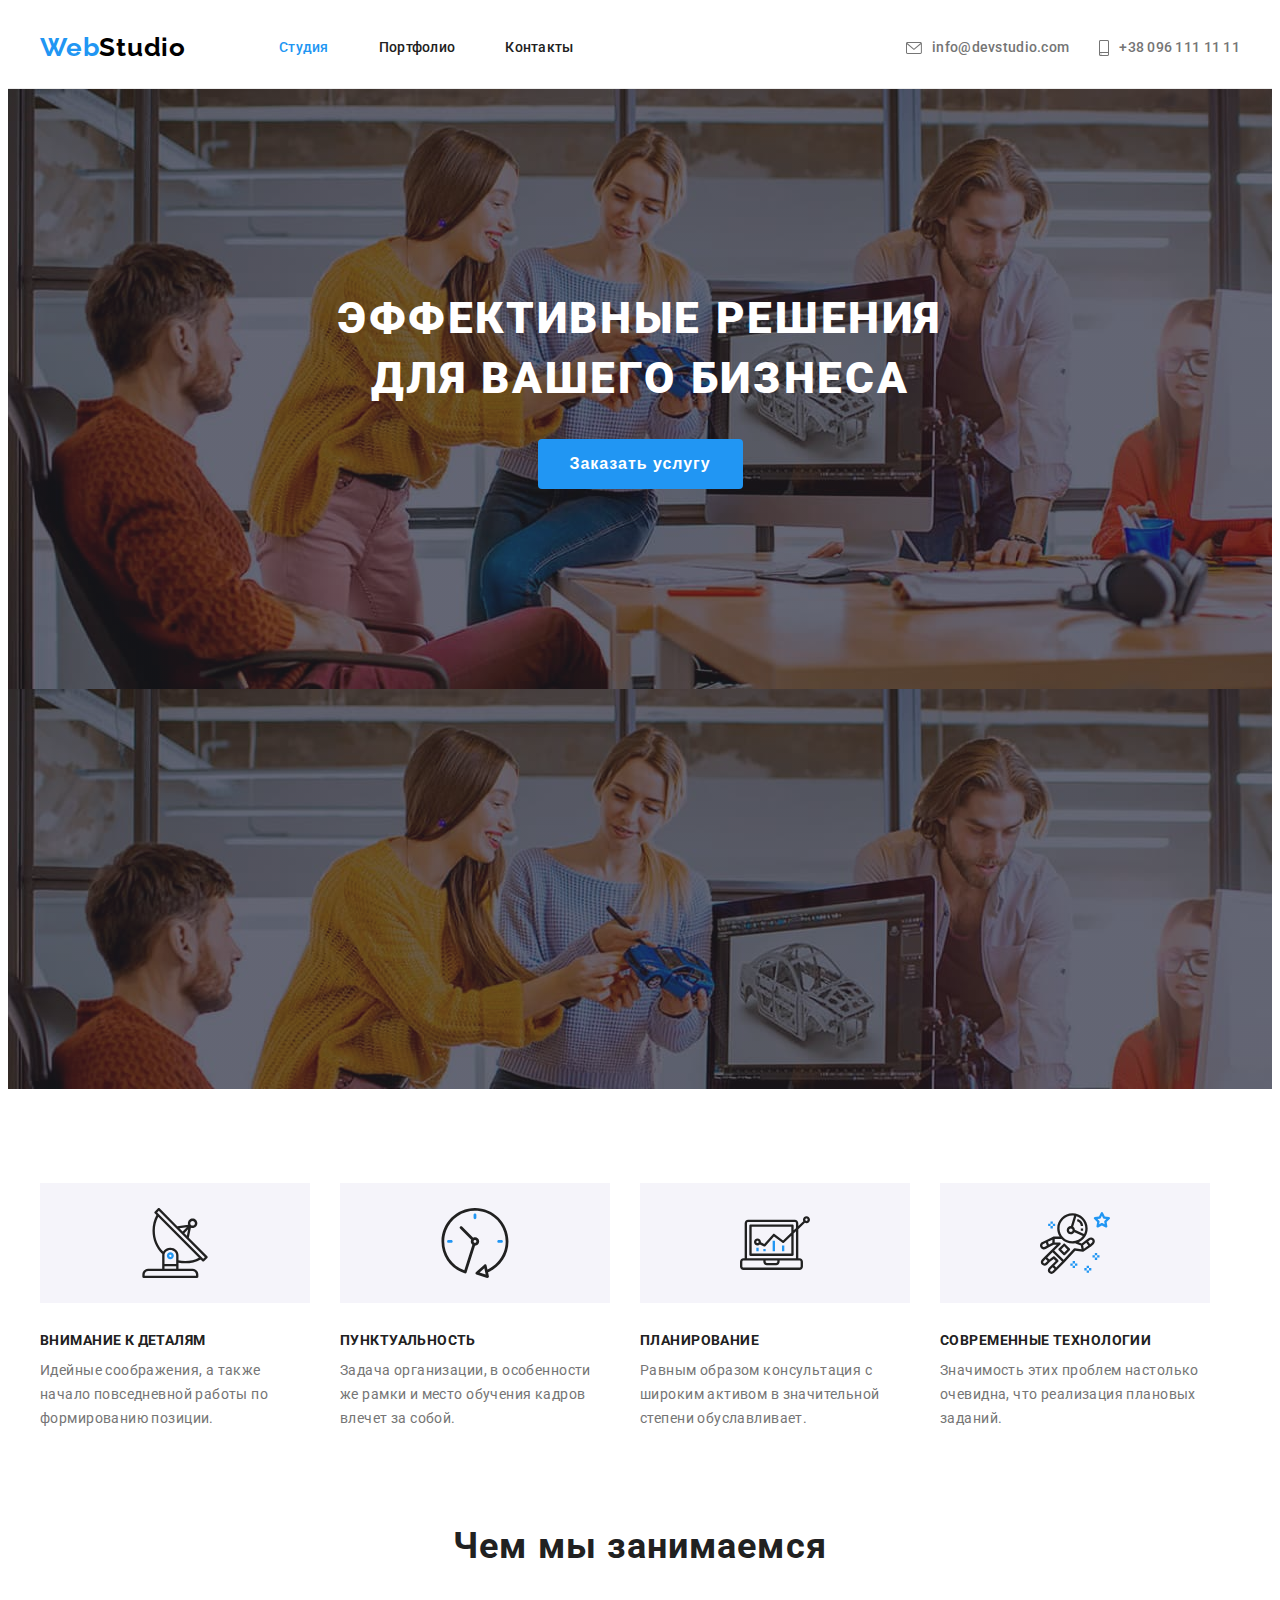
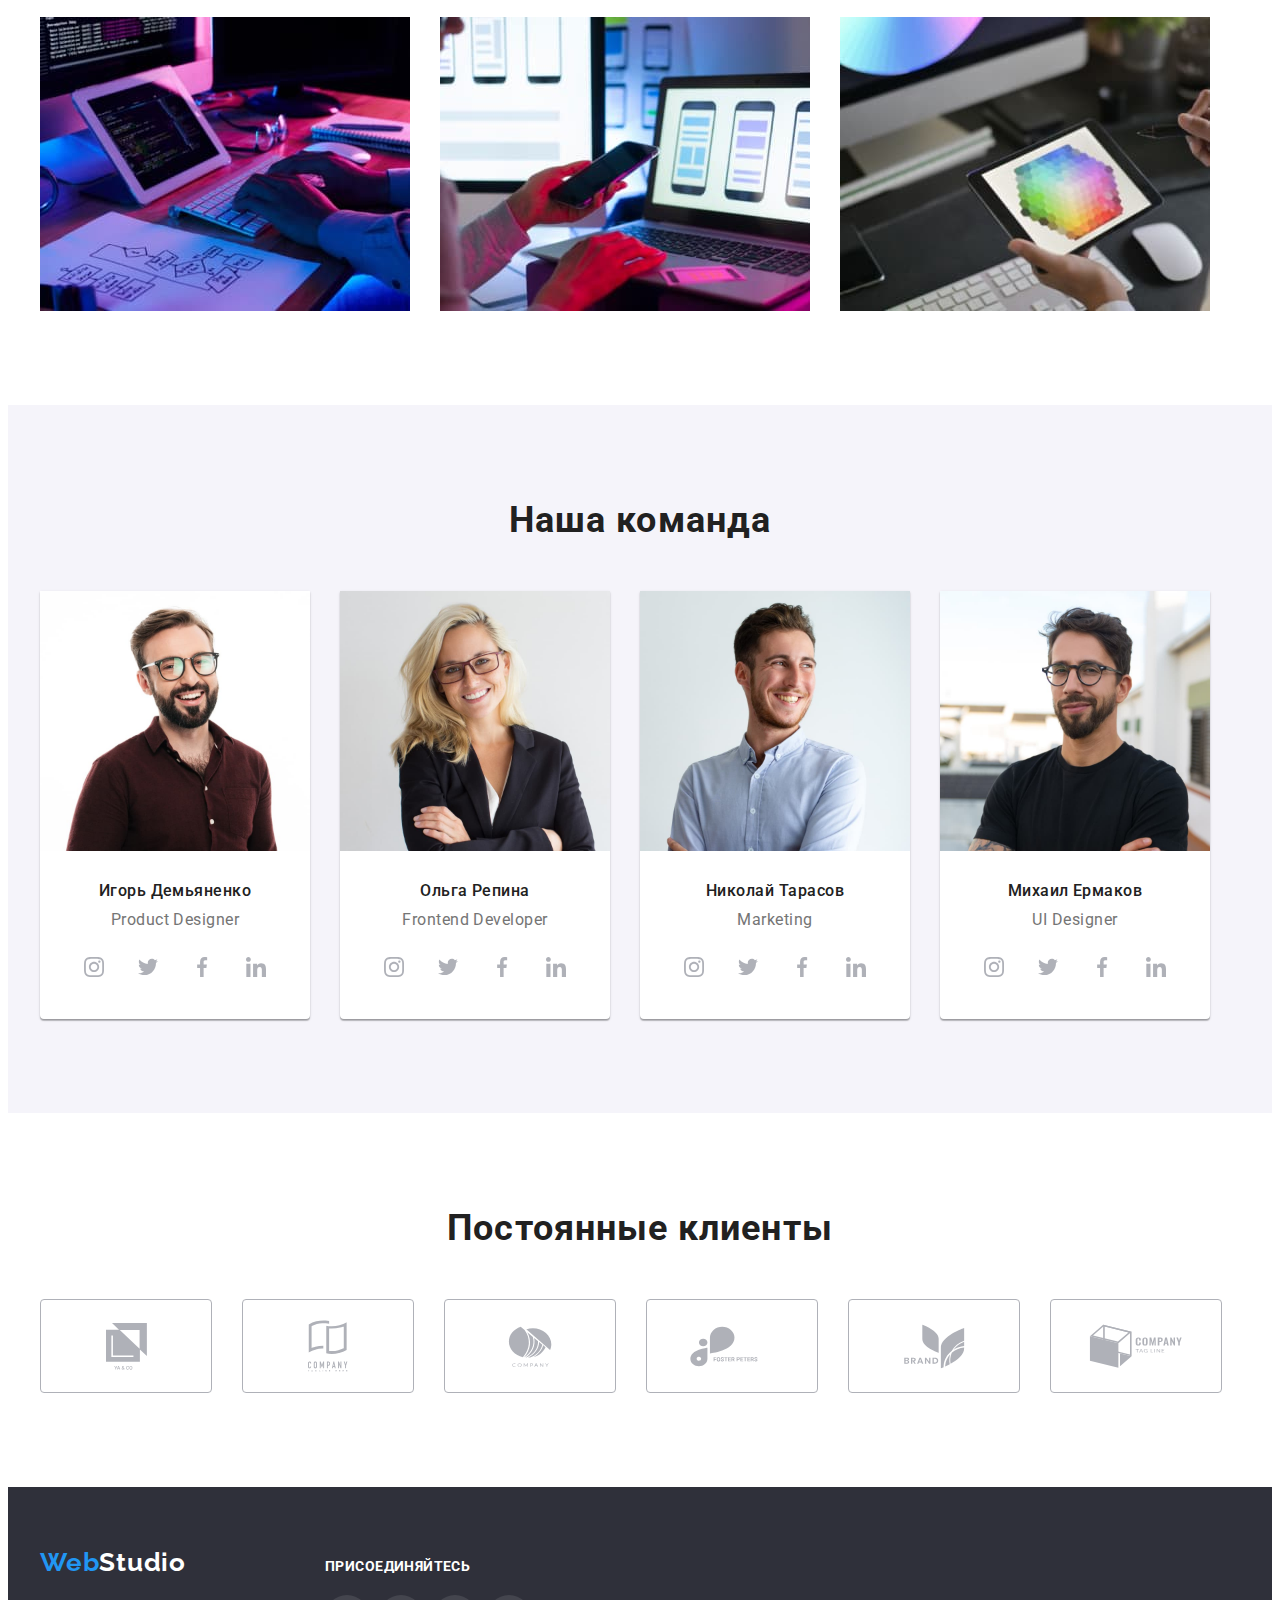
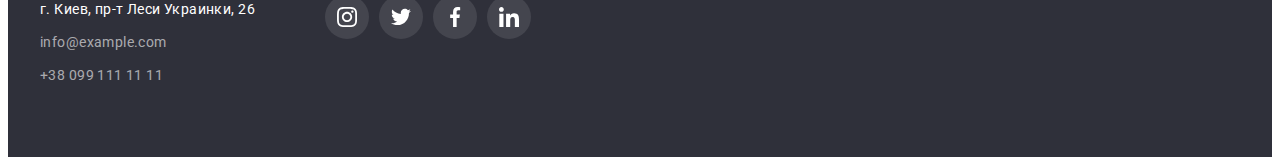
<file: index.html>
<!DOCTYPE html>
<html lang="ru">
  <head>
    <meta charset="UTF-8" />
    <meta http-equiv="X-UA-Compatible" content="IE=edge" />
    <meta name="viewport" content="width=device-width, initial-scale=1.0" />
    <title>Web Studio</title>
    <link
      rel="stylesheet"
      href="https://cdnjs.cloudflare.com/ajax/libs/modern-normalize/1.1.0/modern-normalize.min.css"
      integrity="sha512-wpPYUAdjBVSE4KJnH1VR1HeZfpl1ub8YT/NKx4PuQ5NmX2tKuGu6U/JRp5y+Y8XG2tV+wKQpNHVUX03MfMFn9Q=="
      crossorigin="anonymous"
      referrerpolicy="no-referrer"
    />
    <link rel="preconnect" href="https://fonts.gstatic.com" crossorigin />
    <link
      rel="stylesheet"
      href="https://fonts.googleapis.com/css2?family=Raleway:wght@700&family=Roboto:wght@400;500;700;900&display=swap"
    />
    <link rel="stylesheet" href="./css/styles.css" />
  </head>

  <body>
    <header class="line">
      <div class="container header-content">
        <nav class="page-nav">
          <a href="./index.html" class="logo link">Web<span class="logo-header">Studio</span></a>

          <ul class="main-nav list">
            <li class="item"><a href="./index.html" class="navigation current link">Студия</a></li>
            <li class="item"><a href="./portfolio.html" class="navigation link">Портфолио</a></li>
            <li class="item"><a href="" class="navigation link">Контакты</a></li>
          </ul>
        </nav>

        <ul class="main-contacts list">
          <li class="main-contacts-item">
            <a class="header-contacts link" href="mailto:info@devstudio.com">
              <svg class="mail-icon" width="16" height="12">
                <use href="./images/icons.svg#envelope"></use>
              </svg>
              info@devstudio.com
            </a>
          </li>

          <li class="main-contacts-item">
            <a class="header-contacts link" href="tel:+380961111111">
              <svg class="mail-icon" width="10" height="16">
                <use href="./images/icons.svg#smartphone"></use>
              </svg>
              +38 096 111 11 11
            </a>
          </li>
        </ul>
      </div>
    </header>

    <main>
      <!--Hero section-->
      <section class="hero">
        <div class="container">
          <h1 class="hero-title">Эффективные решения <br />для вашего бизнеса</h1>
          <button type="button" class="hero-button">Заказать услугу</button>
        </div>
      </section>

      <!--Features section-->
      <section class="section">
        <div class="container">
          <h2 class="visually-hidden">Наши особенности</h2>

          <ul class="flexible list">
            <li class="features-list">
              <div class="features-box">
                <svg width="70" height="70">
                  <use href="./images/icons.svg#antenna"></use>
                </svg>
              </div>
              <h3 class="features-title">Внимание к деталям</h3>
              <p class="features-text">
                Идейные соображения, а также начало повседневной работы по формированию позиции.
              </p>
            </li>

            <li class="features-list">
              <div class="features-box">
                <svg width="70" height="70">
                  <use href="./images/icons.svg#clock"></use>
                </svg>
              </div>
              <h3 class="features-title">Пунктуальность</h3>
              <p class="features-text">
                Задача организации, в особенности же рамки и место обучения кадров влечет за собой.
              </p>
            </li>

            <li class="features-list">
              <div class="features-box">
                <svg width="70" height="70">
                  <use href="./images/icons.svg#diagram"></use>
                </svg>
              </div>
              <h3 class="features-title">Планирование</h3>
              <p class="features-text">
                Равным образом консультация с широким активом в значительной степени обуславливает.
              </p>
            </li>

            <li class="features-list">
              <div class="features-box">
                <svg width="70" height="70">
                  <use href="./images/icons.svg#astronaut"></use>
                </svg>
              </div>
              <h3 class="features-title">Современные технологии</h3>
              <p class="features-text">
                Значимость этих проблем настолько очевидна, что реализация плановых заданий.
              </p>
            </li>
          </ul>
        </div>
      </section>

      <!--What we do section-->
      <section class="section nopadding">
        <div class="container">
          <h2 class="secondary-title">Чем мы занимаемся</h2>
          <ul class="flexible list">
            <li class="work-item">
              <img
                src="./images/desktop-applications.jpg"
                alt="Десктопные приложения"
                width="370"
              />
            </li>

            <li class="work-item">
              <img src="./images/mobile-applications.jpg" alt="Мобильные приложения" width="370" />
            </li>

            <li class="work-item">
              <img src="./images/design-solutions.jpg" alt="Дизайнерские решения" width="370" />
            </li>
          </ul>
        </div>
      </section>

      <!--Team section-->
      <section class="section team">
        <div class="container">
          <h2 class="secondary-title">Наша команда</h2>
          <ul class="flexible list">
            <li class="team-card">
              <img src="./images/team-card-igor.jpg" alt="Игорь" width="270" />
              <div class="card-description">
                <h3 class="team-card-title">Игорь Демьяненко</h3>
                <p class="team-card-text">Product Designer</p>

                <ul class="flexible list">
                  <li class="socials-list">
                    <a class="socials-link link" href="">
                      <svg width="20" height="20">
                        <use href="./images/icons.svg#instagram"></use>
                      </svg>
                    </a>
                  </li>

                  <li class="socials-list">
                    <a class="socials-link link" href="">
                      <svg width="20" height="20">
                        <use href="./images/icons.svg#twitter"></use>
                      </svg>
                    </a>
                  </li>

                  <li class="socials-list">
                    <a class="socials-link link" href="">
                      <svg width="20" height="20">
                        <use href="./images/icons.svg#facebook"></use>
                      </svg>
                    </a>
                  </li>

                  <li class="socials-list">
                    <a class="socials-link link" href="">
                      <svg width="20" height="20">
                        <use href="./images/icons.svg#linkedin"></use>
                      </svg>
                    </a>
                  </li>
                </ul>
              </div>
            </li>

            <li class="team-card">
              <img src="./images/team-card-olga.jpg" alt="Ольга" width="270" />
              <div class="card-description">
                <h3 class="team-card-title">Ольга Репина</h3>
                <p class="team-card-text">Frontend Developer</p>
                <ul class="flexible list">
                  <li class="socials-list">
                    <a class="socials-link link" href="">
                      <svg width="20" height="20">
                        <use href="./images/icons.svg#instagram"></use>
                      </svg>
                    </a>
                  </li>

                  <li class="socials-list">
                    <a class="socials-link link" href="">
                      <svg width="20" height="20">
                        <use href="./images/icons.svg#twitter"></use>
                      </svg>
                    </a>
                  </li>

                  <li class="socials-list">
                    <a class="socials-link link" href="">
                      <svg width="20" height="20">
                        <use href="./images/icons.svg#facebook"></use>
                      </svg>
                    </a>
                  </li>

                  <li class="socials-list">
                    <a class="socials-link link" href="">
                      <svg width="20" height="20">
                        <use href="./images/icons.svg#linkedin"></use>
                      </svg>
                    </a>
                  </li>
                </ul>
              </div>
            </li>

            <li class="team-card">
              <img src="./images/team-card-nikolay.jpg" alt="Николай" width="270" />
              <div class="card-description">
                <h3 class="team-card-title">Николай Тарасов</h3>
                <p class="team-card-text">Marketing</p>
                <ul class="flexible list">
                  <li class="socials-list">
                    <a class="socials-link link" href="">
                      <svg width="20" height="20">
                        <use href="./images/icons.svg#instagram"></use>
                      </svg>
                    </a>
                  </li>

                  <li class="socials-list">
                    <a class="socials-link link" href="">
                      <svg width="20" height="20">
                        <use href="./images/icons.svg#twitter"></use>
                      </svg>
                    </a>
                  </li>

                  <li class="socials-list">
                    <a class="socials-link link" href="">
                      <svg width="20" height="20">
                        <use href="./images/icons.svg#facebook"></use>
                      </svg>
                    </a>
                  </li>

                  <li class="socials-list">
                    <a class="socials-link link" href="">
                      <svg width="20" height="20">
                        <use href="./images/icons.svg#linkedin"></use>
                      </svg>
                    </a>
                  </li>
                </ul>
              </div>
            </li>

            <li class="team-card">
              <img src="./images/team-card-michael.jpg" alt="Михаил" width="270" />
              <div class="card-description">
                <h3 class="team-card-title">Михаил Ермаков</h3>
                <p class="team-card-text">UI Designer</p>
                <ul class="flexible list">
                  <li class="socials-list">
                    <a class="socials-link link" href="">
                      <svg width="20" height="20">
                        <use href="./images/icons.svg#instagram"></use>
                      </svg>
                    </a>
                  </li>

                  <li class="socials-list">
                    <a class="socials-link link" href="">
                      <svg width="20" height="20">
                        <use href="./images/icons.svg#twitter"></use>
                      </svg>
                    </a>
                  </li>

                  <li class="socials-list">
                    <a class="socials-link link" href="">
                      <svg width="20" height="20">
                        <use href="./images/icons.svg#facebook"></use>
                      </svg>
                    </a>
                  </li>

                  <li class="socials-list">
                    <a class="socials-link link" href="">
                      <svg width="20" height="20">
                        <use href="./images/icons.svg#linkedin"></use>
                      </svg>
                    </a>
                  </li>
                </ul>
              </div>
            </li>
          </ul>
        </div>
      </section>

      <!-- Clients section -->
      <section class="section">
        <div class="container">
          <h2 class="secondary-title">Постоянные клиенты</h2>

          <ul class="flexible list">
            <li class="clients-list-item">
              <a class="clients-link link" href="">
                <svg width="41" height="47">
                  <use href="./images/icons.svg#company-1"></use>
                </svg>
              </a>
            </li>

            <li class="clients-list-item">
              <a class="clients-link link" href="">
                <svg width="40" height="52">
                  <use href="./images/icons.svg#company-2"></use>
                </svg>
              </a>
            </li>

            <li class="clients-list-item">
              <a class="clients-link link" href="">
                <svg width="44" height="41">
                  <use href="./images/icons.svg#company-3"></use>
                </svg>
              </a>
            </li>

            <li class="clients-list-item">
              <a class="clients-link link" href="">
                <svg width="84" height="41">
                  <use href="./images/icons.svg#company-4"></use>
                </svg>
              </a>
            </li>

            <li class="clients-list-item">
              <a class="clients-link link" href="">
                <svg width="63" height="45">
                  <use href="./images/icons.svg#company-5"></use>
                </svg>
              </a>
            </li>

            <li class="clients-list-item">
              <a class="clients-link link" href="">
                <svg width="94" height="44">
                  <use href="./images/icons.svg#company-6"></use>
                </svg>
              </a>
            </li>
          </ul>
        </div>
      </section>
    </main>

    <!-- Footer section -->
    <footer class="page-footer flexible">
      <div class="footter-box container">
        <div class="footer-contacts-box">
          <a href="./index.html" class="logo link">Web<span class="logo-footer">Studio</span></a>

          <address class="contacts">
            <p class="contacts-text">г. Киев, пр-т Леси Украинки, 26</p>

            <ul class="list">
              <li class="footer-list-item">
                <a href="mailto:info@example.com" class="footer-contacts link">info@example.com</a>
              </li>

              <li class="footer-list-item">
                <a href="tel:+380991111111" class="footer-contacts link">+38 099 111 11 11</a>
              </li>
            </ul>
          </address>
        </div>

        <div>
          <em class="join">присоединяйтесь</em>

          <ul class="flexible list">
            <li class="socials-list">
              <a class="footer-socials-link link" href="">
                <svg width="20" height="20">
                  <use href="./images/icons.svg#instagram"></use>
                </svg>
              </a>
            </li>

            <li class="socials-list">
              <a class="footer-socials-link link" href="">
                <svg width="20" height="20">
                  <use href="./images/icons.svg#twitter"></use>
                </svg>
              </a>
            </li>

            <li class="socials-list">
              <a class="footer-socials-link link" href="">
                <svg width="20" height="20">
                  <use href="./images/icons.svg#facebook"></use>
                </svg>
              </a>
            </li>

            <li class="socials-list">
              <a class="footer-socials-link link" href="">
                <svg width="20" height="20">
                  <use href="./images/icons.svg#linkedin"></use>
                </svg>
              </a>
            </li>
          </ul>
        </div>
      </div>
    </footer>
  </body>
</html>
</file>
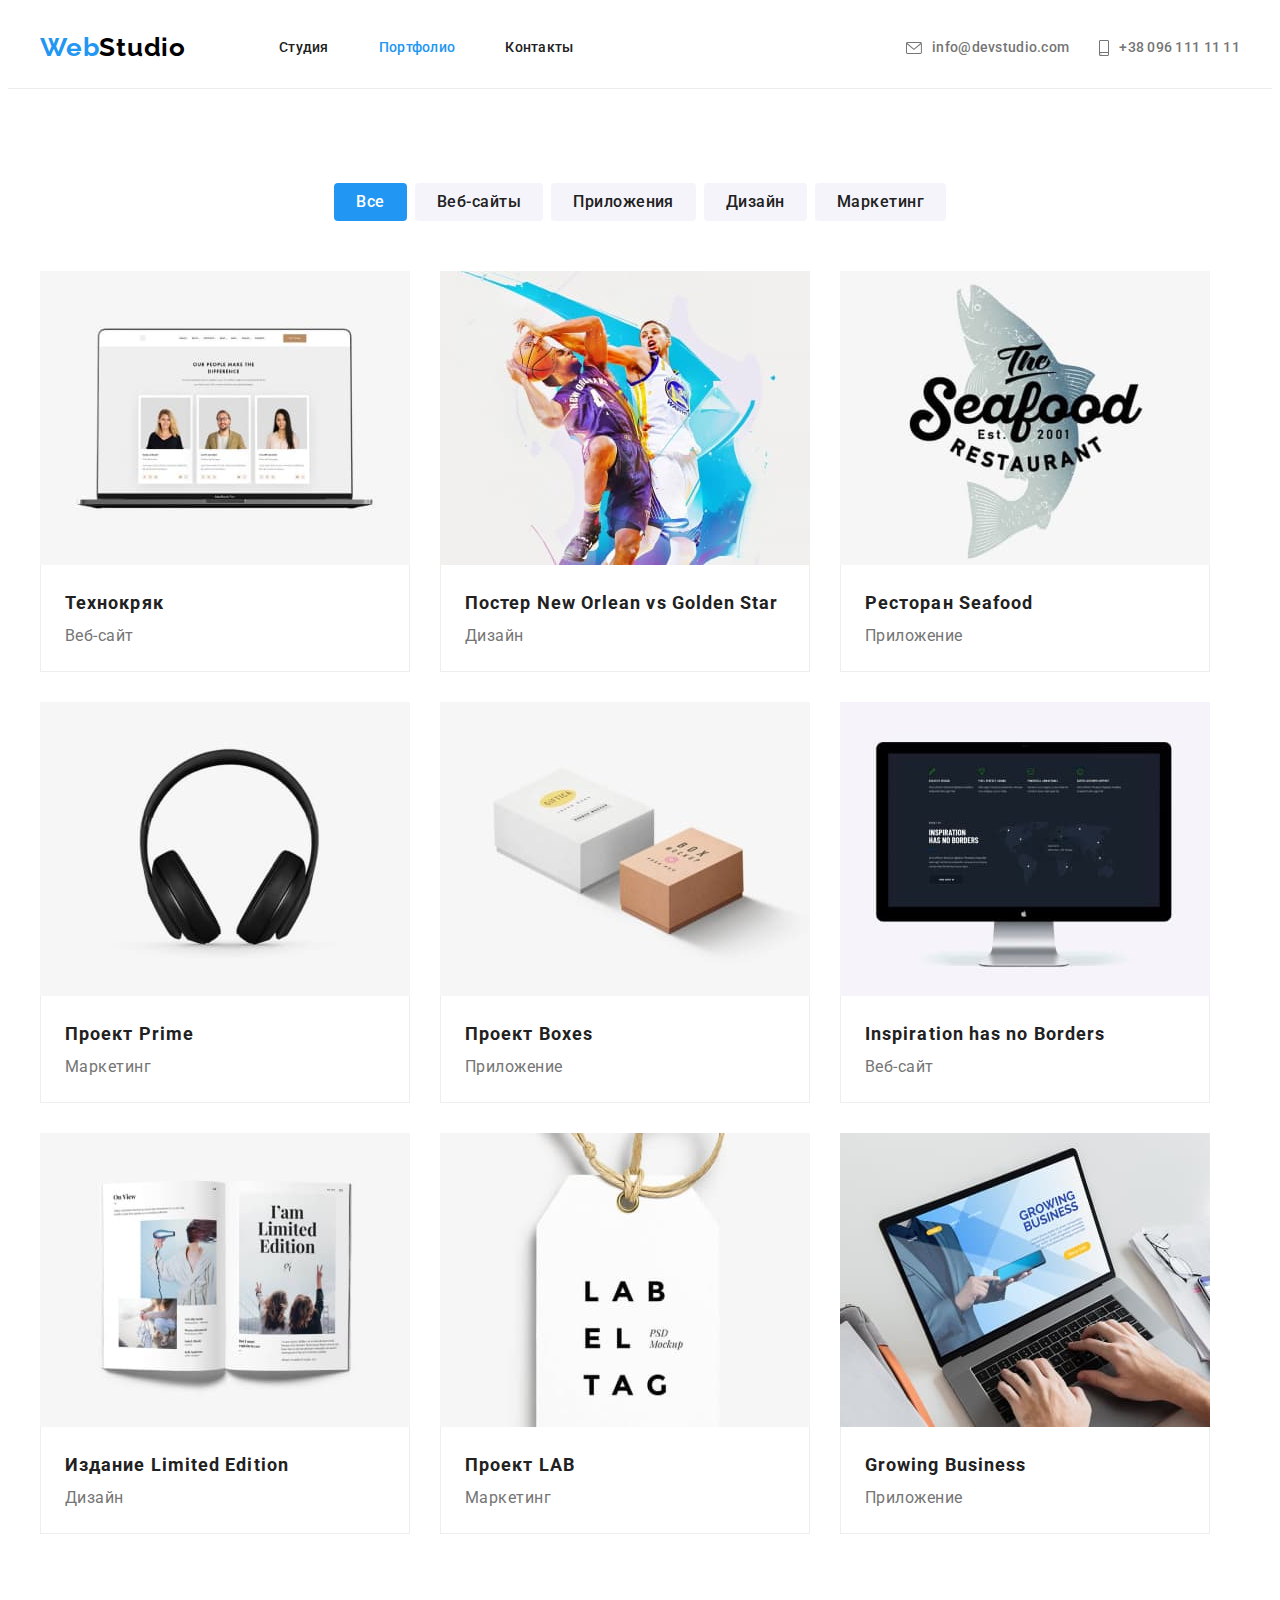
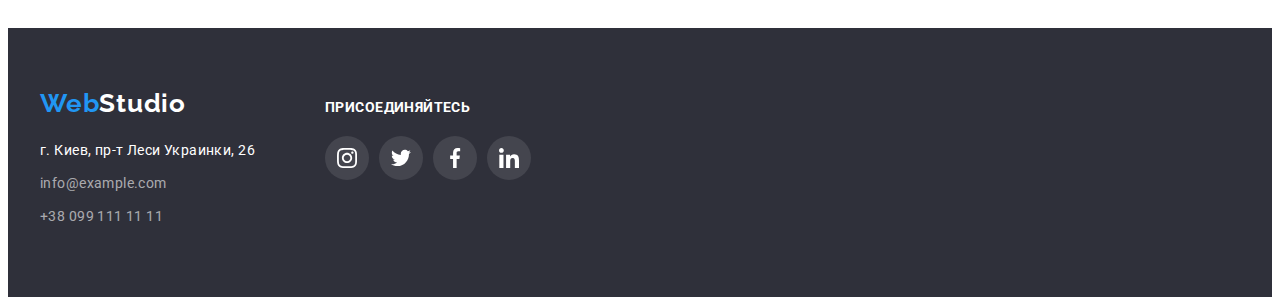
<file: portfolio.html>
<!DOCTYPE html>
<html lang="ru">
  <head>
    <meta charset="UTF-8" />
    <meta http-equiv="X-UA-Compatible" content="IE=edge" />
    <meta name="viewport" content="width=device-width, initial-scale=1.0" />
    <title>Web Studio</title>
    <link
      rel="stylesheet"
      href="https://cdnjs.cloudflare.com/ajax/libs/modern-normalize/1.1.0/modern-normalize.min.css"
      integrity="sha512-wpPYUAdjBVSE4KJnH1VR1HeZfpl1ub8YT/NKx4PuQ5NmX2tKuGu6U/JRp5y+Y8XG2tV+wKQpNHVUX03MfMFn9Q=="
      crossorigin="anonymous"
      referrerpolicy="no-referrer"
    />
    <link rel="preconnect" href="https://fonts.gstatic.com" crossorigin />
    <link
      rel="stylesheet"
      href="https://fonts.googleapis.com/css2?family=Raleway:wght@700&family=Roboto:wght@400;500;700;900&display=swap"
    />
    <link rel="stylesheet" href="./css/styles.css" />
  </head>

  <body>
    <header class="line">
      <div class="container header-content">
        <nav class="page-nav">
          <a href="./index.html" class="logo link">Web<span class="logo-header">Studio</span></a>

          <ul class="main-nav list">
            <li class="item"><a href="./index.html" class="navigation link">Студия</a></li>
            <li class="item">
              <a href="./portfolio.html" class="navigation current link">Портфолио</a>
            </li>
            <li class="item"><a href="" class="navigation link">Контакты</a></li>
          </ul>
        </nav>

        <ul class="main-contacts list">
          <li class="main-contacts-item">
            <a class="header-contacts link" href="mailto:info@devstudio.com">
              <svg class="mail-icon" width="16" height="12">
                <use href="./images/icons.svg#envelope"></use>
              </svg>
              info@devstudio.com
            </a>
          </li>

          <li class="main-contacts-item">
            <a class="header-contacts link" href="tel:+380961111111">
              <svg class="mail-icon" width="10" height="16">
                <use href="./images/icons.svg#smartphone"></use>
              </svg>
              +38 096 111 11 11
            </a>
          </li>
        </ul>
      </div>
    </header>

    <main>
      <section class="section">
        <div class="container">
          <h1 class="visually-hidden">Портфолио</h1>
          <ul class="filter-buttons-list list">
            <li class="filter-buttons-item">
              <button class="filter-button current-btn" type="button">Все</button>
            </li>
            <li class="filter-buttons-item">
              <button class="filter-button" type="button">Веб-сайты</button>
            </li>
            <li class="filter-buttons-item">
              <button class="filter-button" type="button">Приложения</button>
            </li>
            <li class="filter-buttons-item">
              <button class="filter-button" type="button">Дизайн</button>
            </li>
            <li class="filter-buttons-item">
              <button class="filter-button" type="button">Маркетинг</button>
            </li>
          </ul>

          <ul class="portfolio-list list">
            <li class="portfolio-item">
              <a class="portfolio-link link" href="">
                <img src="./images/tekhnokryak-project.jpg" alt="Технокряк" width="370" />
                <div class="item-description">
                  <h2 class="portfolio-title">Технокряк</h2>
                  <p class="portfolio-text">Веб-сайт</p>
                </div>
              </a>
            </li>

            <li class="portfolio-item">
              <a class="portfolio-link link" href="">
                <img
                  src="./images/basketball-match-poster.jpg"
                  alt="Постер New Orlean vs Golden Star"
                  width="370"
                />
                <div class="item-description">
                  <h2 class="portfolio-title">Постер New Orlean vs Golden Star</h2>
                  <p class="portfolio-text">Дизайн</p>
                </div>
              </a>
            </li>

            <li class="portfolio-item">
              <a class="portfolio-link link" href="">
                <img src="./images/seafood-restaurant.jpg" alt="Ресторан Seafood" width="370" />
                <div class="item-description">
                  <h2 class="portfolio-title">Ресторан Seafood</h2>
                  <p class="portfolio-text">Приложение</p>
                </div>
              </a>
            </li>

            <li class="portfolio-item">
              <a class="portfolio-link link" href="">
                <img src="./images/prime-project.jpg" alt="Проект Prime" width="370" />
                <div class="item-description">
                  <h2 class="portfolio-title">Проект Prime</h2>
                  <p class="portfolio-text">Маркетинг</p>
                </div>
              </a>
            </li>

            <li class="portfolio-item">
              <a class="portfolio-link link" href="">
                <img src="./images/boxes-project.jpg" alt="Проект Boxes" width="370" />
                <div class="item-description">
                  <h2 class="portfolio-title">Проект Boxes</h2>
                  <p class="portfolio-text">Приложение</p>
                </div>
              </a>
            </li>

            <li class="portfolio-item">
              <a class="portfolio-link link" href="">
                <img
                  src="./images/inspiration-has-no-borders-project.jpg"
                  alt="Inspiration has no Borders"
                  width="370"
                />
                <div class="item-description">
                  <h2 class="portfolio-title">Inspiration has no Borders</h2>
                  <p class="portfolio-text">Веб-сайт</p>
                </div>
              </a>
            </li>

            <li class="portfolio-item">
              <a class="portfolio-link link" href="">
                <img
                  src="./images/limited-edition-pub.jpg"
                  alt="Издание Limited Edition"
                  width="370"
                />
                <div class="item-description">
                  <h2 class="portfolio-title">Издание Limited Edition</h2>
                  <p class="portfolio-text">Дизайн</p>
                </div>
              </a>
            </li>

            <li class="portfolio-item">
              <a class="portfolio-link link" href="">
                <img src="./images/lab-project.jpg" alt="Проект LAB" width="370" />
                <div class="item-description">
                  <h2 class="portfolio-title">Проект LAB</h2>
                  <p class="portfolio-text">Маркетинг</p>
                </div>
              </a>
            </li>

            <li class="portfolio-item">
              <a class="portfolio-link link" href="">
                <img
                  src="./images/growing-business-project.jpg"
                  alt="Growing Business"
                  width="370"
                />
                <div class="item-description">
                  <h2 class="portfolio-title">Growing Business</h2>
                  <p class="portfolio-text">Приложение</p>
                </div>
              </a>
            </li>
          </ul>
        </div>
      </section>
    </main>

    <footer class="page-footer flexible">
      <div class="footter-box container">
        <div class="footer-contacts-box">
          <a href="./index.html" class="logo link">Web<span class="logo-footer">Studio</span></a>

          <address class="contacts">
            <p class="contacts-text">г. Киев, пр-т Леси Украинки, 26</p>

            <ul class="list">
              <li class="footer-list-item">
                <a href="mailto:info@example.com" class="footer-contacts link">info@example.com</a>
              </li>

              <li class="footer-list-item">
                <a href="tel:+380991111111" class="footer-contacts link">+38 099 111 11 11</a>
              </li>
            </ul>
          </address>
        </div>

        <div>
          <em class="join">присоединяйтесь</em>

          <ul class="flexible list">
            <li class="socials-list">
              <a class="footer-socials-link link" href="">
                <svg width="20" height="20">
                  <use href="./images/icons.svg#instagram"></use>
                </svg>
              </a>
            </li>

            <li class="socials-list">
              <a class="footer-socials-link link" href="">
                <svg width="20" height="20">
                  <use href="./images/icons.svg#twitter"></use>
                </svg>
              </a>
            </li>

            <li class="socials-list">
              <a class="footer-socials-link link" href="">
                <svg width="20" height="20">
                  <use href="./images/icons.svg#facebook"></use>
                </svg>
              </a>
            </li>

            <li class="socials-list">
              <a class="footer-socials-link link" href="">
                <svg width="20" height="20">
                  <use href="./images/icons.svg#linkedin"></use>
                </svg>
              </a>
            </li>
          </ul>
        </div>
      </div>
    </footer>
  </body>
</html>
</file>
<file: css/styles.css>
:root {
  --primary-color: #fff;
  --secondary-color: #f5f4fa;
  --primary-text-color: #757575;
  --secondary-text-color: #212121;
  --hero-bg: #c4c4c4;
  --accent: #2196f3;
  --button-bgc: #188ce8;
  --logo-color: #000;
  --footer-color: #2f303a;
  --footer-contacts: rgba(255, 255, 255, 0.6);
  --header-line: #ececec;
  --border-line: #eee;
  --link-color: #afb1b8;
}

body {
  background-color: var(--primary-color);
  color: var(--primary-text-color);
  font-family: 'Roboto', sans-serif;
  font-weight: 400;
  font-size: 14px;
}

/* Утиліти і загальні класи*/

/* Забирає крапки і відступи зі списків */
.list {
  list-style: none;

  padding: 0;
  margin: 0;
}

/* Забирає нижнє підкреслювання у посилань */
.link {
  text-decoration: none;
}

h1,
h2,
h3,
h4,
h5,
h6,
p,
ul {
  margin: 0;
}

img {
  display: block;
  max-width: 100%;
  height: auto;
}

.flexible {
  display: flex;
}

/* Візуально ховає заголовки */
.visually-hidden {
  position: absolute;
  width: 1px;
  height: 1px;
  margin: -1px;
  border: 0;
  padding: 0;

  white-space: nowrap;
  clip-path: inset(100%);
  clip: rect(0 0 0 0);
  overflow: hidden;
}

/* Загальний клас для центрування тексту */
.container {
  margin-right: auto;
  margin-left: auto;
  padding-right: 15px;
  padding-left: 15px;
  width: 1200px;
}

.section {
  padding-top: 94px;
  padding-bottom: 94px;
}

/* Header */
.line {
  border-bottom: 1px solid var(--header-line);
}

.page-nav {
  display: flex;
  align-items: center;
}

.main-nav,
.main-contacts {
  font-weight: 500;
  font-size: inherit;
  line-height: 1.14;
  letter-spacing: 0.02em;

  display: flex;
}

.main-nav {
  margin-left: 93px;
}

.main-contacts {
  margin-left: auto;
}

.main-nav .item:not(:last-child) {
  margin-right: 50px;
}

.main-nav .link {
  display: block;
  padding-top: 32px;
  padding-bottom: 32px;
}

.mail-icon {
  fill: currentColor;
  margin-right: 10px;
}

.header-content {
  display: flex;
  align-items: center;
}

.navigation {
  color: var(--secondary-text-color);
}

.navigation:hover,
.navigation:focus {
  color: var(--accent);
}

.current {
  color: var(--accent);
}

.header-contacts {
  padding-top: 32px;
  padding-bottom: 32px;
  color: inherit;
  display: inline-flex;
  align-items: center;
}

.header-contacts:hover,
.header-contacts:focus {
  color: var(--accent);
}

.main-contacts-item:not(:last-child) {
  margin-right: 30px;
}

.logo {
  color: var(--accent);
  font-family: 'Raleway', sans-serif;
  font-weight: 700;
  font-size: 26px;
  line-height: 1.19;
  letter-spacing: 0.03em;
  display: block;
}

.page-nav .logo {
  padding-top: 24px;
  padding-bottom: 25px;
}

.logo-header {
  color: var(--logo-color);
}

.logo-footer {
  color: var(--primary-color);
}

/* Hero section*/
.hero {
  background-color: var(--hero-bg);
  text-align: center;
  padding-top: 200px;
  padding-bottom: 200px;
  margin-left: auto;
  margin-right: auto;
  max-width: 1600px;
  height: 600px;

  background-image: linear-gradient(to right, rgba(47, 48, 58, 0.4), rgba(47, 48, 58, 0.4)),
    url('../images/hero.jpg');
}

.hero-title {
  color: var(--primary-color);
  font-size: 44px;
  font-weight: 900;
  line-height: 1.36;
  text-transform: uppercase;
  letter-spacing: 0.06em;
  margin-top: 0;
  margin-bottom: 30px;
}

.hero-button {
  background-color: var(--accent);
  color: var(--primary-color);

  font-weight: 700;
  font-size: 16px;
  line-height: 1.87;
  letter-spacing: 0.06em;
  align-items: center;

  border-radius: 4px;
  padding: 10px 32px;
  min-width: 200px;
  height: 50px;
  border: none;

  cursor: pointer;
}

.hero-button:hover,
.hero-button:focus {
  background-color: var(--button-bgc);
}

/* Our features section*/
.features-list {
  width: 270px;
  margin-right: 30px;
}

.features-list:last-child {
  margin-right: 0;
}

.features-title {
  color: var(--secondary-text-color);
  font-size: inherit;
  line-height: 1.14;
  letter-spacing: 0.03em;
  text-transform: uppercase;
  margin-top: 0;
  margin-bottom: 10px;
}

.features-text {
  font-size: inherit;
  line-height: 1.71;
  letter-spacing: 0.03em;
  margin: 0;
}

.features-box {
  display: flex;
  align-items: center;
  justify-content: center;
  width: 270px;
  height: 120px;
  margin-bottom: 30px;
  background-color: var(--secondary-color);
}

/* What we do & team sections*/
.secondary-title {
  color: var(--secondary-text-color);
  font-size: 36px;
  line-height: 1.17;
  text-align: center;
  letter-spacing: 0.03em;
  margin-top: 0;
  margin-bottom: 50px;
}

.work-item:not(:last-child) {
  margin-right: 30px;
}

.nopadding {
  padding-top: 0;
}

/* Team section*/
.team {
  background-color: var(--secondary-color);
}

.team-card {
  background-color: var(--primary-color);
  box-shadow: 0px 1px 3px rgba(0, 0, 0, 0.12), 0px 1px 1px rgba(0, 0, 0, 0.14),
    0px 2px 1px rgba(0, 0, 0, 0.2);
  border-radius: 0 0 4px 4px;
}

.team-card:not(:last-child) {
  margin-right: 30px;
}

.team-card-title {
  color: var(--secondary-text-color);
  font-weight: 500;
  font-size: 16px;
  line-height: 1.19;
  letter-spacing: 0.03em;
  margin-bottom: 10px;
}

.team-card-text {
  font-size: 16px;
  line-height: 1.19;
  letter-spacing: 0.03em;
  margin-bottom: 16px;
}

.card-description {
  text-align: center;

  padding: 30px 32px;
}

.socials-list:not(:last-child) {
  margin-right: 10px;
}

.socials-link {
  width: 44px;
  height: 44px;
  display: flex;
  justify-content: center;
  align-items: center;
  fill: var(--link-color);
  border-radius: 50%;
}

.socials-link:hover,
.socials-link:focus,
.footer-socials-link:hover,
.footer-socials-link:focus {
  background-color: var(--accent);
  fill: var(--primary-color);
}

/* Clients section */

.clients-list-item:not(:last-child) {
  margin-right: 30px;
}

.clients-link {
  display: flex;
  justify-content: center;
  align-items: center;
  width: 170px;
  height: 92px;
  fill: var(--link-color);
  border: 1px solid var(--link-color);
  border-radius: 4px;
}

.clients-link:hover,
.clients-link:focus {
  fill: var(--accent);
  border-color: var(--accent);
}

/* Footer section*/
.page-footer {
  background-color: var(--footer-color);
  padding-top: 60px;
  padding-bottom: 60px;
}

.page-footer .logo {
  margin-bottom: 20px;
}

.contacts {
  font-style: inherit;
  font-size: inherit;
  line-height: 1.71;
  letter-spacing: 0.03em;
}

.contacts-text {
  color: var(--primary-color);
  margin-bottom: 9px;
}

.footer-list-item {
  margin-bottom: 9px;
}

.footer-contacts {
  color: var(--footer-contacts);
}
.footer-contacts:hover,
.footer-contacts:focus {
  color: var(--accent);
}

.footter-box {
  display: flex;
  align-items: baseline;
}

.footer-contacts-box {
  margin-right: 70px;
}

.footer-socials-link {
  display: flex;
  align-items: center;
  justify-content: center;
  width: 44px;
  height: 44px;
  background-color: rgba(255, 255, 255, 0.1);

  border-radius: 50%;
  fill: var(--primary-color);
}

.join {
  display: block;
  margin-bottom: 20px;

  font-style: normal;
  font-weight: 700;
  line-height: 1.14;
  letter-spacing: 0.03em;
  text-transform: uppercase;

  color: var(--primary-color);
}

/* portfolio.html */

.filter-button {
  font-family: inherit;
  font-weight: 500;
  font-size: 16px;
  line-height: 1.62;
  text-align: center;
  letter-spacing: 0.03em;

  border: none;
  border-radius: 4px;
  padding: 6px 22px;
  height: 38px;
  min-width: 73px;

  color: var(--secondary-text-color);
  background-color: var(--secondary-color);

  cursor: pointer;
}

.filter-button:hover,
.filter-button:focus {
  background-color: var(--accent);
  color: var(--primary-color);
  box-shadow: 0px 3px 1px rgba(0, 0, 0, 0.1), 0px 1px 2px rgba(0, 0, 0, 0.08),
    0px 2px 2px rgba(0, 0, 0, 0.12);
}

.current-btn {
  background-color: var(--accent);
  color: var(--primary-color);
}

.filter-buttons-list {
  display: flex;
  justify-content: center;
  margin-bottom: 50px;
}

.filter-buttons-item:not(:last-child) {
  margin-right: 8px;
}

.portfolio-list {
  display: flex;
  flex-wrap: wrap;
}

.portfolio-item {
  width: 370px;
  /* border: 1px solid var(--border-line); */
}

.portfolio-item:not(:nth-child(3n)) {
  margin-right: 30px;
}

.portfolio-item:not(:nth-last-child(-n + 3)) {
  margin-bottom: 30px;
}

.portfolio-link {
  display: block;
}

.portfolio-link:hover,
.portfolio-link:focus {
  box-shadow: 0px 1px 1px rgba(0, 0, 0, 0.12), 0px 4px 4px rgba(0, 0, 0, 0.06),
    1px 4px 6px rgba(0, 0, 0, 0.16);
}

.item-description {
  padding: 20px 24px;
  border-right: 1px solid var(--border-line);
  border-bottom: 1px solid var(--border-line);
  border-left: 1px solid var(--border-line);
}

.portfolio-title {
  font-size: 18px;
  line-height: 2;
  letter-spacing: 0.06em;

  color: var(--secondary-text-color);
}

.portfolio-text {
  font-size: 16px;
  line-height: 1.87;
  letter-spacing: 0.03em;

  color: var(--primary-text-color);
}
</file>
